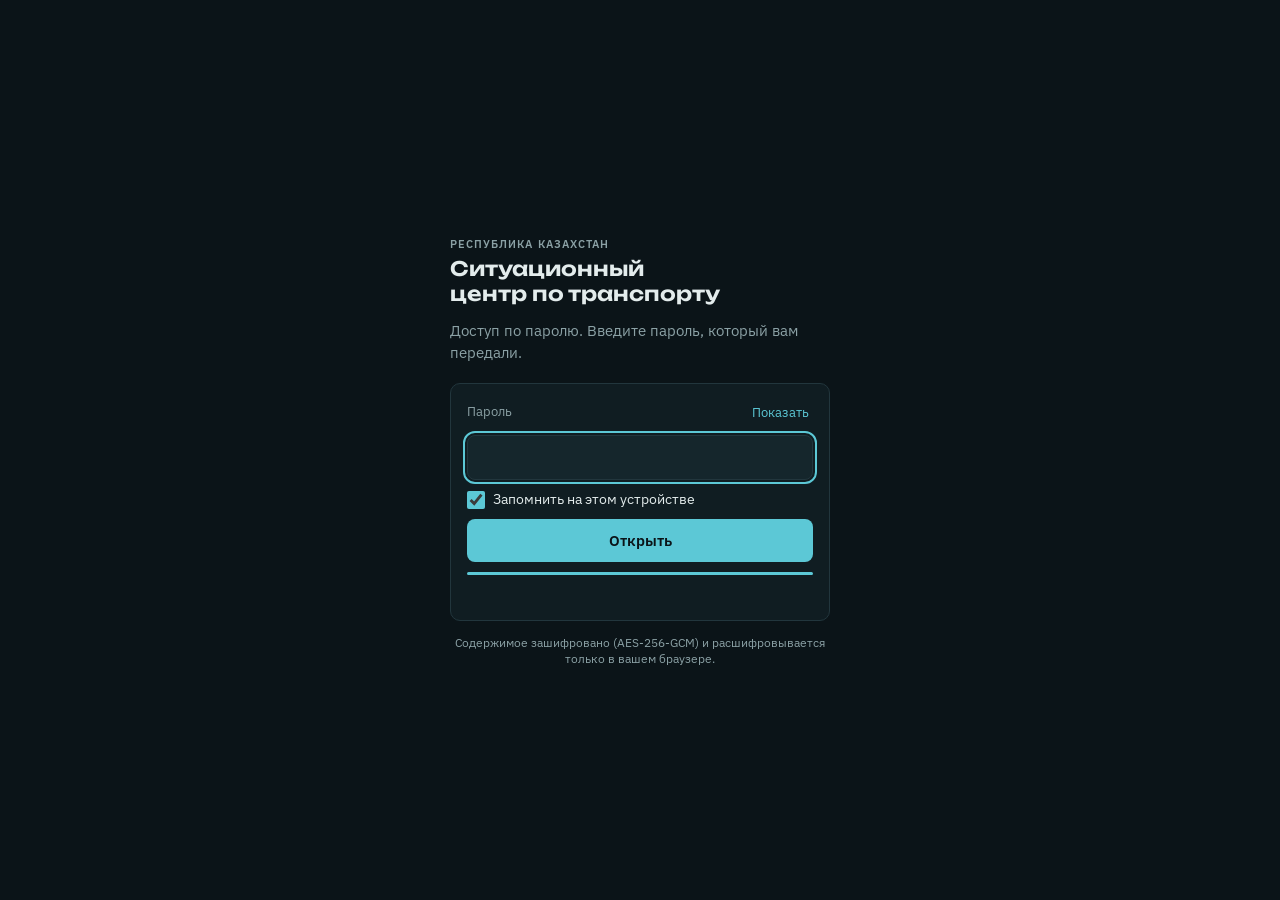
<file: index.html>
<!doctype html>
<html lang="ru">
<head>
<meta charset="utf-8">
<meta name="viewport" content="width=device-width,initial-scale=1,viewport-fit=cover">
<title>Ситуационный центр по транспорту РК</title>
<meta name="robots" content="noindex,nofollow">
<meta name="theme-color" content="#0b1418">
<link rel="preconnect" href="https://fonts.googleapis.com">
<link rel="stylesheet" href="https://fonts.googleapis.com/css2?family=IBM+Plex+Sans:wght@400;500;600&family=IBM+Plex+Mono:wght@400;500&family=Unbounded:wght@600&display=swap">
<style>
/* Калитка: одна карточка по центру, в палитре ситуационного центра */
:root{color-scheme:dark;--bg:#0b1418;--panel:#101d22;--panel2:#15262c;--line:#22363d;--ink:#e3ecec;--muted:#8ba1a5;--ui:#5cc8d6;--bad:#ef5b4c;
  --f-display:"Unbounded",system-ui,sans-serif;--f-body:"IBM Plex Sans",system-ui,-apple-system,"Segoe UI",sans-serif;--f-mono:"IBM Plex Mono",ui-monospace,Menlo,monospace}
*{box-sizing:border-box}
html,body{height:100%;margin:0}
body{background:var(--bg);color:var(--ink);font:15px/1.45 var(--f-body);display:grid;place-items:center;
  padding:24px max(16px,env(safe-area-inset-right,0px)) 24px max(16px,env(safe-area-inset-left,0px))}
.gate{width:100%;max-width:380px;display:flex;flex-direction:column;gap:14px}
.eyebrow{font-size:10.5px;letter-spacing:.1em;text-transform:uppercase;color:var(--muted);font-weight:600}
h1{font-family:var(--f-display);font-weight:600;font-size:20px;margin:2px 0 0;line-height:1.25;text-wrap:balance}
p{margin:0;color:var(--muted)}
form{display:flex;flex-direction:column;gap:10px;margin-top:6px;background:var(--panel);border:1px solid var(--line);border-radius:10px;padding:16px}
label{font-size:13px;color:var(--muted)}
.row{display:flex;align-items:center;justify-content:space-between;gap:10px}
input[type=password],input[type=text]{width:100%;padding:11px 12px;font:17px/1.2 var(--f-mono);letter-spacing:.04em;color:var(--ink);background:var(--panel2);border:1.5px solid var(--line);border-radius:8px}
input:focus-visible,button:focus-visible{outline:2px solid var(--ui);outline-offset:2px}
.chk{display:flex;align-items:center;gap:8px;color:var(--ink);font-size:13.5px}
.chk input{width:18px;height:18px;accent-color:var(--ui);margin:0}
.show{background:none;border:0;color:var(--ui);font:13px var(--f-body);padding:4px;cursor:pointer}
button.go{padding:12px;border:0;border-radius:8px;background:var(--ui);color:#0b1418;font:600 15px var(--f-body);cursor:pointer}
button.go:disabled{opacity:.6}
#msg{min-height:1.4em;font-size:13px;text-align:center;color:var(--muted)}
#msg.bad{color:var(--bad)}
.bar{height:3px;border-radius:2px;background:var(--line);overflow:hidden}
.bar i{display:block;height:100%;width:0;background:var(--ui);transition:width .2s}
.foot{font-size:11.5px;color:var(--muted);text-align:center}
@media (prefers-reduced-motion:reduce){.bar i{transition:none}}
</style>
</head>
<body>
<main class="gate">
  <div><span class="eyebrow">Республика Казахстан</span><h1>Ситуационный центр по транспорту</h1></div>
  <p>Доступ по паролю. Введите пароль, который вам передали.</p>
  <form id="f" autocomplete="on">
    <div class="row"><label for="pw">Пароль</label><button class="show" type="button" id="show">Показать</button></div>
    <input id="pw" type="password" autocomplete="current-password" autocapitalize="none" autocorrect="off" spellcheck="false" required>
    <label class="chk"><input id="rem" type="checkbox" checked> Запомнить на этом устройстве</label>
    <button class="go" id="go" type="submit">Открыть</button>
    <div class="bar" aria-hidden="true"><i id="bar"></i></div>
    <p id="msg" role="status" aria-live="polite"></p>
  </form>
  <p class="foot">Содержимое зашифровано (AES-256-GCM) и расшифровывается только в вашем браузере.</p>
</main>
<script>
(() => {
'use strict';
const CFG = {"salt":"XImkj4mbcZEDEtbGH3ORWw==","iv":"eTQHv4p1UJiImnh5","iter":600000,"size":30189}, KEY = 'kz-transport-pw';
const $ = s => document.querySelector(s), b64 = s => Uint8Array.from(atob(s), c => c.charCodeAt(0));
const msg = (t, bad) => { $('#msg').textContent = t; $('#msg').className = bad ? 'bad' : ''; };
// скачиваем зашифрованное приложение сразу, пока вводится пароль
let got = 0;
const data = (async () => {
  const r = await fetch('app.bin?v=' + CFG.size, { cache: 'no-cache' }); if (!r.ok) throw new Error('net');
  if (!r.body || !r.body.getReader) return new Uint8Array(await r.arrayBuffer());
  const rd = r.body.getReader(), parts = [];
  for (;;) { const { done, value } = await rd.read(); if (done) break; parts.push(value); got += value.length; $('#bar').style.width = Math.min(100, got / CFG.size * 100) + '%'; }
  const out = new Uint8Array(got); let o = 0; for (const p of parts) { out.set(p, o); o += p.length; } return out;
})();
data.catch(() => {});
async function unlock(pw, remember) {
  if (!('DecompressionStream' in window) || !crypto.subtle) { msg('Браузер устарел: обновите его и откройте ссылку снова', true); return false; }
  $('#go').disabled = true; msg('Проверяю пароль…');
  try {
    const base = await crypto.subtle.importKey('raw', new TextEncoder().encode(pw), 'PBKDF2', false, ['deriveKey']);
    const key = await crypto.subtle.deriveKey({ name: 'PBKDF2', salt: b64(CFG.salt), iterations: CFG.iter, hash: 'SHA-256' }, base, { name: 'AES-GCM', length: 256 }, false, ['decrypt']);
    msg(got < CFG.size ? 'Загружаю…' : 'Открываю…');
    let bytes; try { bytes = await data; } catch (e) { msg('Нет связи с сайтом. Проверьте интернет и обновите страницу', true); $('#go').disabled = false; return false; }
    let plain;
    try { plain = await crypto.subtle.decrypt({ name: 'AES-GCM', iv: b64(CFG.iv), additionalData: new TextEncoder().encode('kz-transport-v1') }, key, bytes); }
    catch (e) { try { localStorage.removeItem(KEY); } catch (x) {} msg('Неверный пароль', true); $('#go').disabled = false; $('#pw').select(); return false; }
    try { if (remember) localStorage.setItem(KEY, pw); else localStorage.removeItem(KEY); } catch (x) {}
    const html = await new Response(new Blob([plain]).stream().pipeThrough(new DecompressionStream('gzip'))).text();
    document.open(); document.write(html); document.close();
    return true;
  } catch (e) { msg('Не получилось открыть: ' + (e && e.message || e), true); $('#go').disabled = false; return false; }
}
$('#f').addEventListener('submit', e => { e.preventDefault(); const pw = $('#pw').value.trim(); if (pw) unlock(pw, $('#rem').checked); });
$('#show').onclick = () => { const i = $('#pw'), t = i.type === 'password'; i.type = t ? 'text' : 'password'; $('#show').textContent = t ? 'Скрыть' : 'Показать'; };
let saved = null; try { saved = localStorage.getItem(KEY); } catch (e) {}
if (saved) { $('#pw').value = saved; unlock(saved, true); } else $('#pw').focus();
})();
</script>
</body>
</html>
</file>
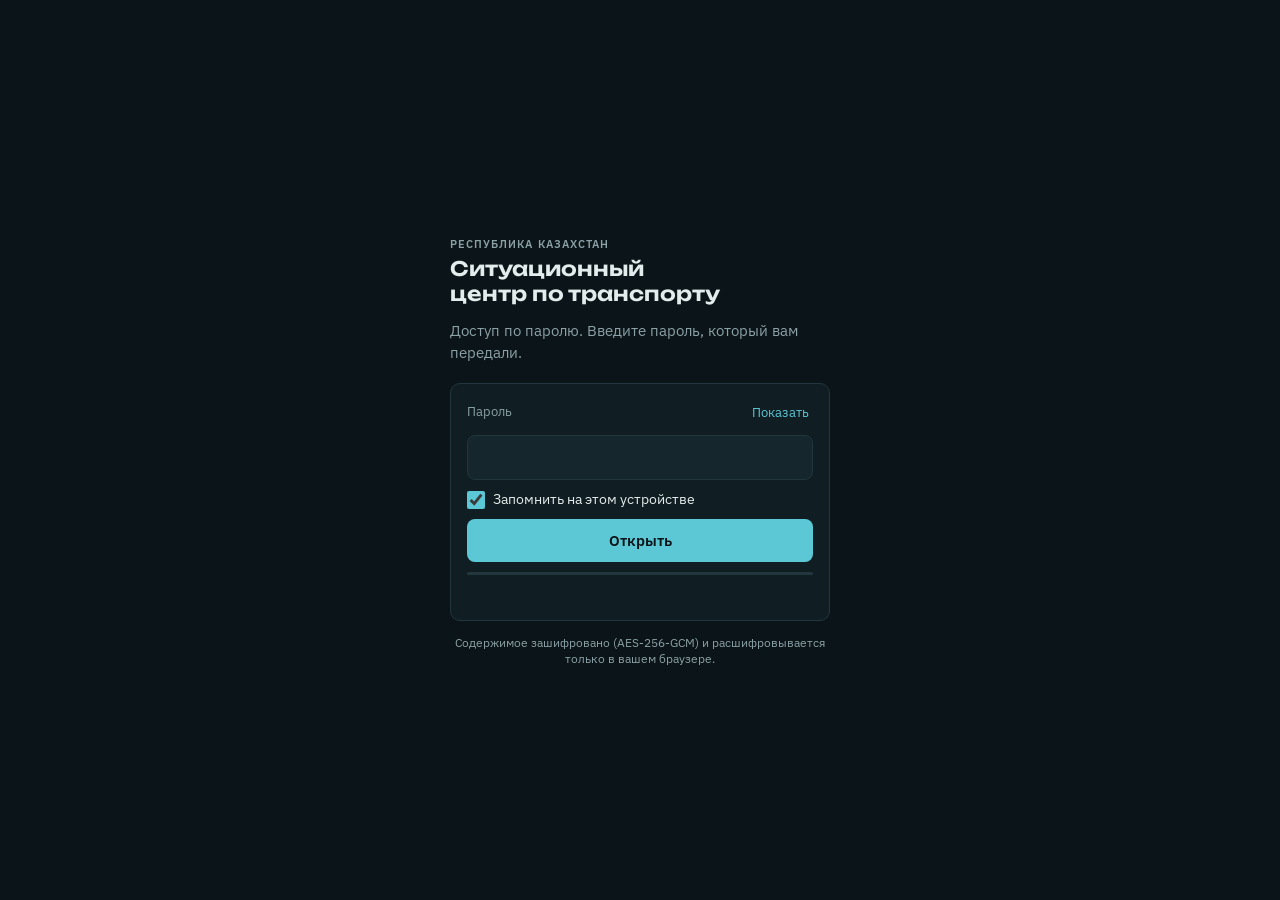
<file: _src/gate.html>
<!doctype html>
<html lang="ru">
<head>
<meta charset="utf-8">
<meta name="viewport" content="width=device-width,initial-scale=1,viewport-fit=cover">
<title>Ситуационный центр по транспорту РК</title>
<meta name="robots" content="noindex,nofollow">
<meta name="theme-color" content="#0b1418">
<link rel="preconnect" href="https://fonts.googleapis.com">
<link rel="stylesheet" href="https://fonts.googleapis.com/css2?family=IBM+Plex+Sans:wght@400;500;600&family=IBM+Plex+Mono:wght@400;500&family=Unbounded:wght@600&display=swap">
<style>
/* Калитка: одна карточка по центру, в палитре ситуационного центра */
:root{color-scheme:dark;--bg:#0b1418;--panel:#101d22;--panel2:#15262c;--line:#22363d;--ink:#e3ecec;--muted:#8ba1a5;--ui:#5cc8d6;--bad:#ef5b4c;
  --f-display:"Unbounded",system-ui,sans-serif;--f-body:"IBM Plex Sans",system-ui,-apple-system,"Segoe UI",sans-serif;--f-mono:"IBM Plex Mono",ui-monospace,Menlo,monospace}
*{box-sizing:border-box}
html,body{height:100%;margin:0}
body{background:var(--bg);color:var(--ink);font:15px/1.45 var(--f-body);display:grid;place-items:center;
  padding:24px max(16px,env(safe-area-inset-right,0px)) 24px max(16px,env(safe-area-inset-left,0px))}
.gate{width:100%;max-width:380px;display:flex;flex-direction:column;gap:14px}
.eyebrow{font-size:10.5px;letter-spacing:.1em;text-transform:uppercase;color:var(--muted);font-weight:600}
h1{font-family:var(--f-display);font-weight:600;font-size:20px;margin:2px 0 0;line-height:1.25;text-wrap:balance}
p{margin:0;color:var(--muted)}
form{display:flex;flex-direction:column;gap:10px;margin-top:6px;background:var(--panel);border:1px solid var(--line);border-radius:10px;padding:16px}
label{font-size:13px;color:var(--muted)}
.row{display:flex;align-items:center;justify-content:space-between;gap:10px}
input[type=password],input[type=text]{width:100%;padding:11px 12px;font:17px/1.2 var(--f-mono);letter-spacing:.04em;color:var(--ink);background:var(--panel2);border:1.5px solid var(--line);border-radius:8px}
input:focus-visible,button:focus-visible{outline:2px solid var(--ui);outline-offset:2px}
.chk{display:flex;align-items:center;gap:8px;color:var(--ink);font-size:13.5px}
.chk input{width:18px;height:18px;accent-color:var(--ui);margin:0}
.show{background:none;border:0;color:var(--ui);font:13px var(--f-body);padding:4px;cursor:pointer}
button.go{padding:12px;border:0;border-radius:8px;background:var(--ui);color:#0b1418;font:600 15px var(--f-body);cursor:pointer}
button.go:disabled{opacity:.6}
#msg{min-height:1.4em;font-size:13px;text-align:center;color:var(--muted)}
#msg.bad{color:var(--bad)}
.bar{height:3px;border-radius:2px;background:var(--line);overflow:hidden}
.bar i{display:block;height:100%;width:0;background:var(--ui);transition:width .2s}
.foot{font-size:11.5px;color:var(--muted);text-align:center}
@media (prefers-reduced-motion:reduce){.bar i{transition:none}}
</style>
</head>
<body>
<main class="gate">
  <div><span class="eyebrow">Республика Казахстан</span><h1>Ситуационный центр по транспорту</h1></div>
  <p>Доступ по паролю. Введите пароль, который вам передали.</p>
  <form id="f" autocomplete="on">
    <div class="row"><label for="pw">Пароль</label><button class="show" type="button" id="show">Показать</button></div>
    <input id="pw" type="password" autocomplete="current-password" autocapitalize="none" autocorrect="off" spellcheck="false" required>
    <label class="chk"><input id="rem" type="checkbox" checked> Запомнить на этом устройстве</label>
    <button class="go" id="go" type="submit">Открыть</button>
    <div class="bar" aria-hidden="true"><i id="bar"></i></div>
    <p id="msg" role="status" aria-live="polite"></p>
  </form>
  <p class="foot">Содержимое зашифровано (AES-256-GCM) и расшифровывается только в вашем браузере.</p>
</main>
<script>
(() => {
'use strict';
const CFG = __CFG__, KEY = 'kz-transport-pw';
const $ = s => document.querySelector(s), b64 = s => Uint8Array.from(atob(s), c => c.charCodeAt(0));
const msg = (t, bad) => { $('#msg').textContent = t; $('#msg').className = bad ? 'bad' : ''; };
// скачиваем зашифрованное приложение сразу, пока вводится пароль
let got = 0;
const data = (async () => {
  const r = await fetch('app.bin?v=' + CFG.size, { cache: 'no-cache' }); if (!r.ok) throw new Error('net');
  if (!r.body || !r.body.getReader) return new Uint8Array(await r.arrayBuffer());
  const rd = r.body.getReader(), parts = [];
  for (;;) { const { done, value } = await rd.read(); if (done) break; parts.push(value); got += value.length; $('#bar').style.width = Math.min(100, got / CFG.size * 100) + '%'; }
  const out = new Uint8Array(got); let o = 0; for (const p of parts) { out.set(p, o); o += p.length; } return out;
})();
data.catch(() => {});
async function unlock(pw, remember) {
  if (!('DecompressionStream' in window) || !crypto.subtle) { msg('Браузер устарел: обновите его и откройте ссылку снова', true); return false; }
  $('#go').disabled = true; msg('Проверяю пароль…');
  try {
    const base = await crypto.subtle.importKey('raw', new TextEncoder().encode(pw), 'PBKDF2', false, ['deriveKey']);
    const key = await crypto.subtle.deriveKey({ name: 'PBKDF2', salt: b64(CFG.salt), iterations: CFG.iter, hash: 'SHA-256' }, base, { name: 'AES-GCM', length: 256 }, false, ['decrypt']);
    msg(got < CFG.size ? 'Загружаю…' : 'Открываю…');
    let bytes; try { bytes = await data; } catch (e) { msg('Нет связи с сайтом. Проверьте интернет и обновите страницу', true); $('#go').disabled = false; return false; }
    let plain;
    try { plain = await crypto.subtle.decrypt({ name: 'AES-GCM', iv: b64(CFG.iv), additionalData: new TextEncoder().encode('kz-transport-v1') }, key, bytes); }
    catch (e) { try { localStorage.removeItem(KEY); } catch (x) {} msg('Неверный пароль', true); $('#go').disabled = false; $('#pw').select(); return false; }
    try { if (remember) localStorage.setItem(KEY, pw); else localStorage.removeItem(KEY); } catch (x) {}
    const html = await new Response(new Blob([plain]).stream().pipeThrough(new DecompressionStream('gzip'))).text();
    document.open(); document.write(html); document.close();
    return true;
  } catch (e) { msg('Не получилось открыть: ' + (e && e.message || e), true); $('#go').disabled = false; return false; }
}
$('#f').addEventListener('submit', e => { e.preventDefault(); const pw = $('#pw').value.trim(); if (pw) unlock(pw, $('#rem').checked); });
$('#show').onclick = () => { const i = $('#pw'), t = i.type === 'password'; i.type = t ? 'text' : 'password'; $('#show').textContent = t ? 'Скрыть' : 'Показать'; };
let saved = null; try { saved = localStorage.getItem(KEY); } catch (e) {}
if (saved) { $('#pw').value = saved; unlock(saved, true); } else $('#pw').focus();
})();
</script>
</body>
</html>
</file>
